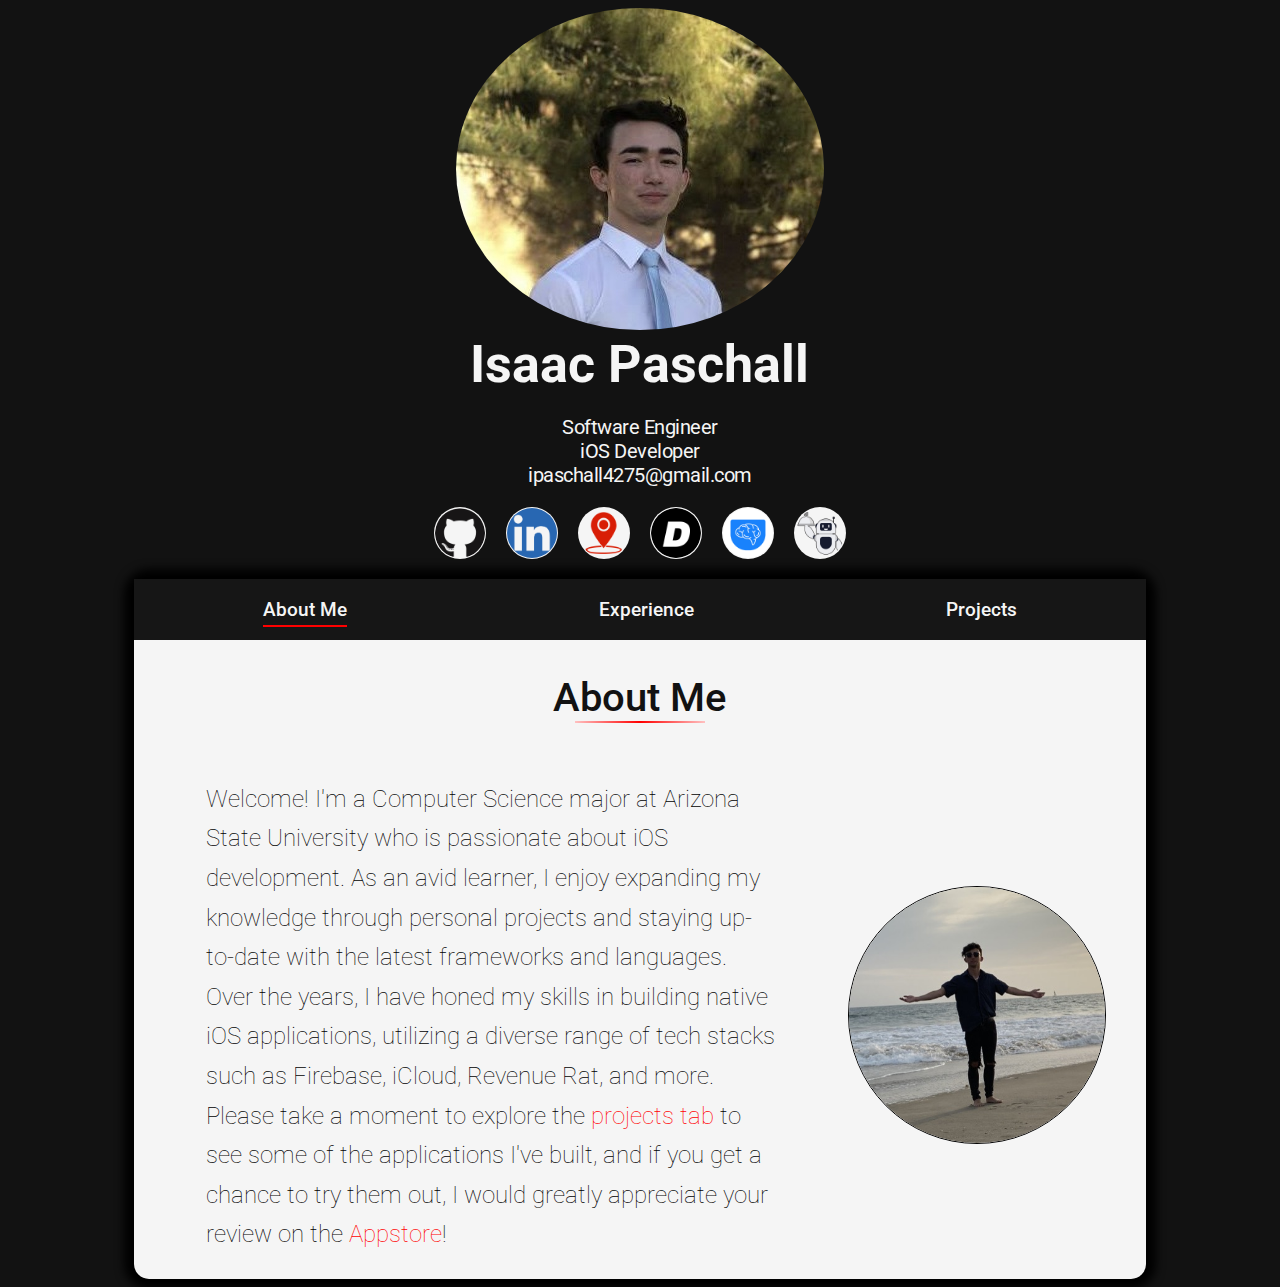
<file: index.html>
<!DOCTYPE HTML>
<html>
	<head>
		<title>Isaac Paschall</title>
		<meta charset="utf-8" />
		<meta name="description" content="Portfolio website to showcase skills, projects, and work experience of Isaac Paschall, a Computer Science major software engineer ios developer">
  		<meta name="keywords" content="Portfolio, Isaac, Paschall, Software Engineer, ios developer, swift, swiftui, uikit, my spot, my spot exploration">
  		<meta name="author" content="Isaac Paschall">
		<meta property="og:title" content="Isaac Paschall" />
		<meta property="og:image" content="https://isaacpasc.github.io/images/Isaac.jpg" />
		<meta name="viewport" content="width=device-width, initial-scale=1, user-scalable=no, viewport-fit=cover" />
		<link rel="shortcut icon" type="image/x-icon" href="images/scripticon.ico" />
		<link rel="stylesheet" href="css/style.css" />
		<link href="https://fonts.googleapis.com/css2?family=Roboto:wght@100;300;400;500;700;900&display=swap" rel="stylesheet">
	</head>
	<body class="container" id="background">

		<!-- HEADER -->
		<header id="header">
			<span class="logo"><img src="images/Isaac.jpg" class="isaac_filter" alt="Isaac Paschall" /></span>
			<h1>Isaac Paschall</h1>
			<p>Software Engineer<br />
				iOS Developer<br />
				<a style="text-decoration: none; color: whitesmoke;" href="mailto: ipaschall4275@gmail.com">ipaschall4275@gmail.com</a></p>
				<div class="socialcontainer">
					<a class="socialbtn" href="https://github.com/isaacpasc" target="_blank"><img src="images/GithubIcon.png"/></a>
					<a class="socialbtn" href="https://www.linkedin.com/in/isaac-paschall-51169a165/" target="_blank"><img src="images/LinkedInLogo.png"/></a>
					<a class="socialbtn" href="https://www.myspotexploration.com" target="_blank"><img src="images/icon.png"/></a>
					<a class="socialbtn" href="https://dashifyios.netlify.app" target="_blank"><img src="images/dashifyCircleD.png"/></a>
					<a class="socialbtn" href="https://ask-ai-chatbot.netlify.app/" target="_blank"><img src="images/logo_with_color.png"/></a>
					<a class="socialbtn" href="https://foodbot.netlify.app/" target="_blank"><img src="images/foodbotlogonogb.png"/></a>
				</div>
		</header>

		<!-- MAIN CONTENT -->
		<div class="content">
			<nav class="topnav">
				<ul>
					<li><a href="index" class="selected">About Me</a></li>
					<li><a href="experience">Experience</a></li>
					<li><a href="projects">Projects</a></li>
				</ul>
			</nav>
			
			<!-- About Me -->
			<div class="point">
				<h2>About Me</h2>
				<span><img src="images/beach.jpg" alt="Me On The Beach" /></span>
				<p>Welcome! I'm a Computer Science major at Arizona State University who is passionate about iOS development. As an avid learner, I enjoy expanding my knowledge through personal projects and staying up-to-date with the latest frameworks and languages. Over the years, I have honed my skills in building native iOS applications, utilizing a diverse range of tech stacks such as Firebase, iCloud, Revenue Rat, and more. Please take a moment to explore the <a href="projects">projects tab</a> to see some of the applications I've built, and if you get a chance to try them out, I would greatly appreciate your review on the <a href="https://apps.apple.com/us/developer/isaac-paschall/id1613618375" target="_blank">Appstore</a>!</p>
			</div>
		</div>
	</body>
</html>
</file>
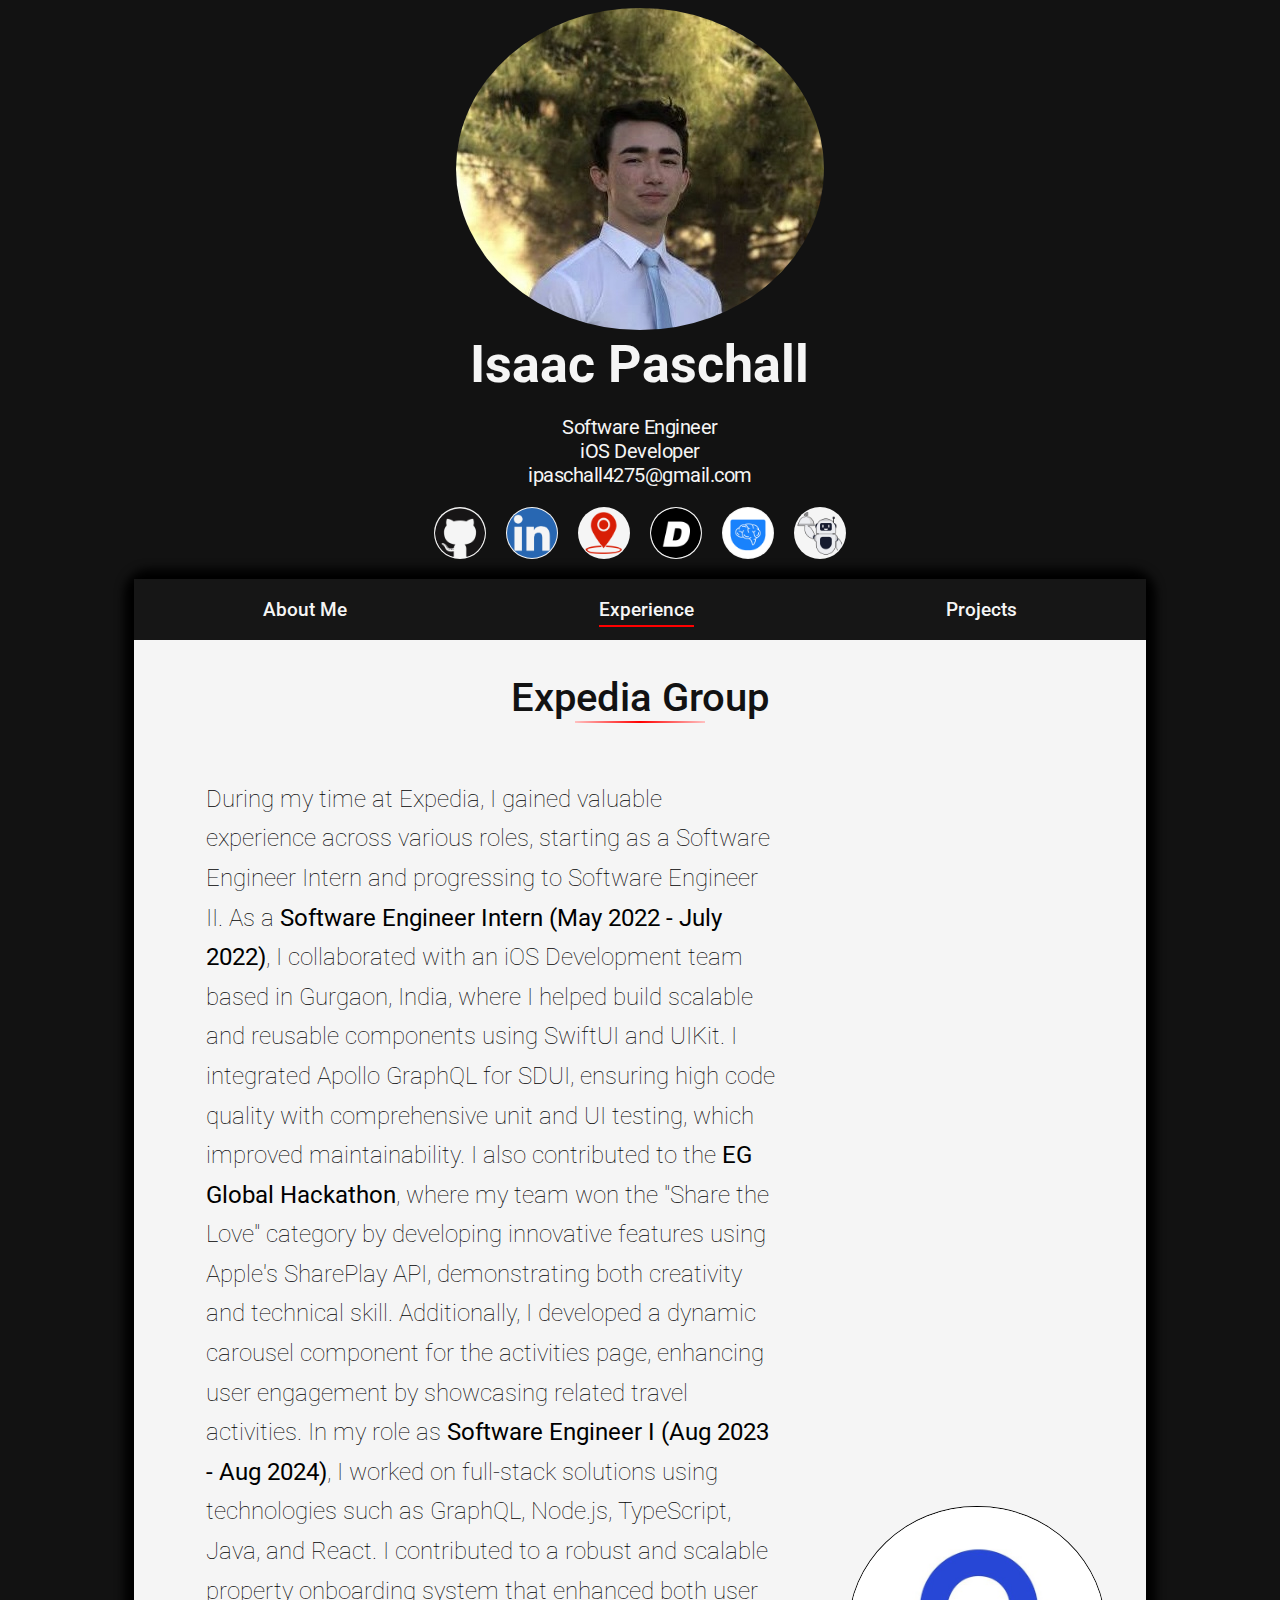
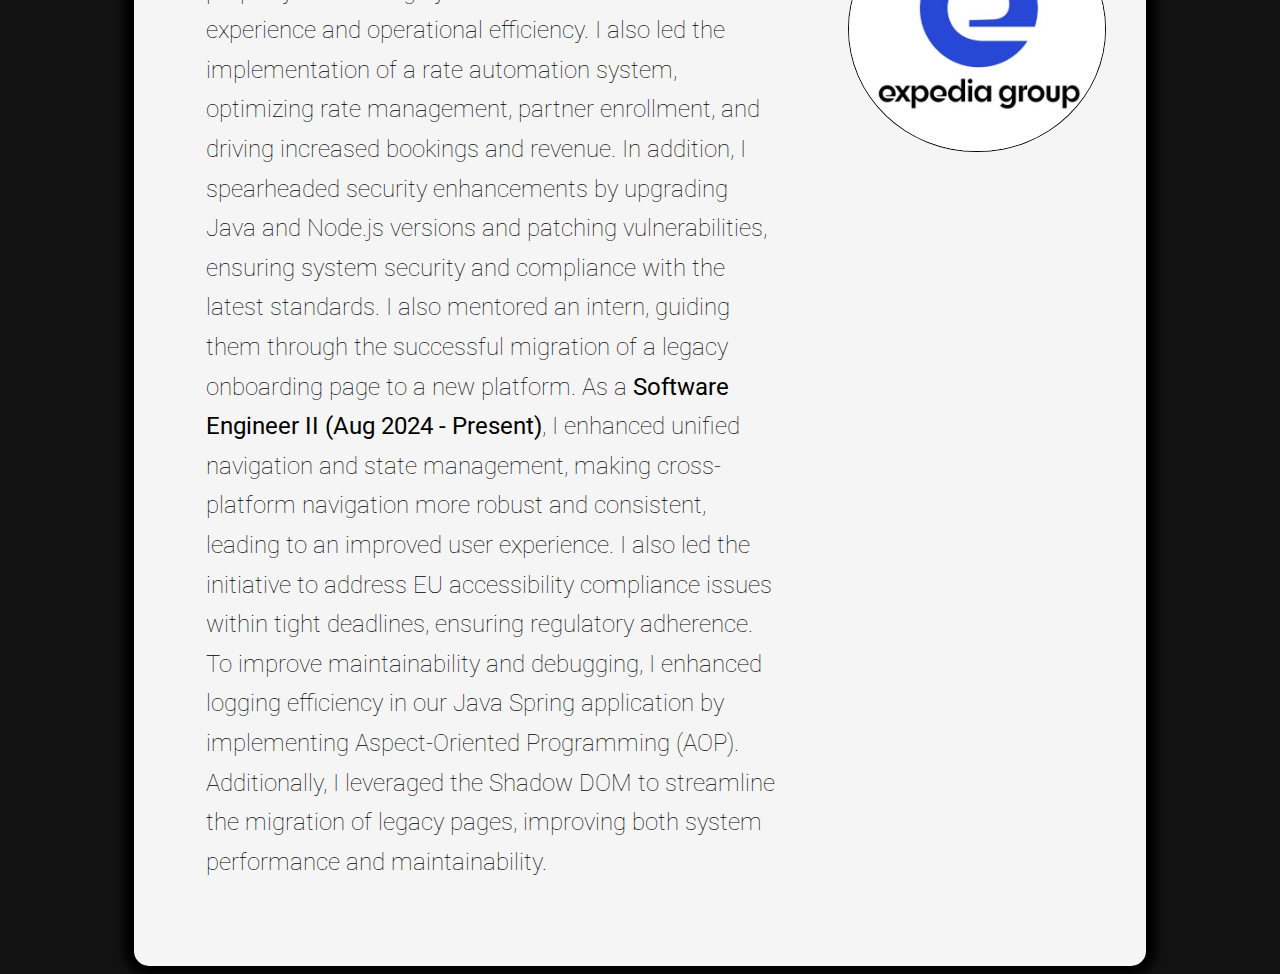
<file: experience.html>
<!DOCTYPE HTML>
<html>
	<head>
		<title>Isaac Paschall</title>
		<meta charset="utf-8" />
		<meta name="description" content="Portfolio website to showcase skills, projects, and work experience of Isaac Paschall, a Computer Science major software engineer ios developer">
  		<meta name="keywords" content="Portfolio, Isaac, Paschall, Software Engineer, ios developer, swift, swiftui, uikit, my spot, my spot exploration">
  		<meta name="author" content="Isaac Paschall">
		<meta property="og:title" content="Isaac Paschall" />
		<meta property="og:image" content="https://isaacpasc.github.io/images/Isaac.jpg" />
		<meta name="viewport" content="width=device-width, initial-scale=1, user-scalable=no, viewport-fit=cover" />
		<link rel="shortcut icon" type="image/x-icon" href="images/scripticon.ico" />
		<link rel="stylesheet" href="css/style.css" />
		<link href="https://fonts.googleapis.com/css2?family=Roboto:wght@100;300;400;500;700;900&display=swap" rel="stylesheet">
	</head>
	<body class="container" id="background">

		<!-- HEADER -->
		<header id="header">
			<span class="logo"><img src="images/Isaac.jpg" class="isaac_filter" alt="Isaac Paschall" /></span>
			<h1>Isaac Paschall</h1>
			<p>Software Engineer<br />
				iOS Developer<br />
				<a style="text-decoration: none; color: whitesmoke;" href="mailto: ipaschall4275@gmail.com">ipaschall4275@gmail.com</a></p>
				<div class="socialcontainer">
					<a class="socialbtn" href="https://github.com/isaacpasc" target="_blank"><img src="images/GithubIcon.png"/></a>
					<a class="socialbtn" href="https://www.linkedin.com/in/isaac-paschall-51169a165/" target="_blank"><img src="images/LinkedInLogo.png"/></a>
					<a class="socialbtn" href="https://www.myspotexploration.com" target="_blank"><img src="images/icon.png"/></a>
					<a class="socialbtn" href="https://dashifyios.netlify.app" target="_blank"><img src="images/dashifyCircleD.png"/></a>
					<a class="socialbtn" href="https://ask-ai-chatbot.netlify.app/" target="_blank"><img src="images/logo_with_color.png"/></a>
					<a class="socialbtn" href="https://foodbot.netlify.app/" target="_blank"><img src="images/foodbotlogonogb.png"/></a>
				</div>
		</header>

		<!-- MAIN CONTENT -->
		<div class="content">
			<nav class="topnav">
				<ul>
					<li><a href="index">About Me</a></li>
					<li><a href="experience" class="selected">Experience</a></li>
					<li><a href="projects">Projects</a></li>
				</ul>
			</nav>
			
			<!-- Expedia Group -->
			<div class="point">
			    <h2>Expedia Group</h2>
			    <span><img src="images/eg.jpg" alt="Expedia Group Logo" /></span>
			    <p>During my time at Expedia, I gained valuable experience across various roles, starting as a Software Engineer Intern and progressing to Software Engineer II. 
			
			        As a <strong>Software Engineer Intern (May 2022 - July 2022)</strong>, I collaborated with an iOS Development team based in Gurgaon, India, where I helped build scalable and reusable components using SwiftUI and UIKit. I integrated Apollo GraphQL for SDUI, ensuring high code quality with comprehensive unit and UI testing, which improved maintainability. I also contributed to the <strong>EG Global Hackathon</strong>, where my team won the "Share the Love" category by developing innovative features using Apple's SharePlay API, demonstrating both creativity and technical skill. Additionally, I developed a dynamic carousel component for the activities page, enhancing user engagement by showcasing related travel activities.
			
			        In my role as <strong>Software Engineer I (Aug 2023 - Aug 2024)</strong>, I worked on full-stack solutions using technologies such as GraphQL, Node.js, TypeScript, Java, and React. I contributed to a robust and scalable property onboarding system that enhanced both user experience and operational efficiency. I also led the implementation of a rate automation system, optimizing rate management, partner enrollment, and driving increased bookings and revenue. In addition, I spearheaded security enhancements by upgrading Java and Node.js versions and patching vulnerabilities, ensuring system security and compliance with the latest standards. I also mentored an intern, guiding them through the successful migration of a legacy onboarding page to a new platform.
			
			        As a <strong>Software Engineer II (Aug 2024 - Present)</strong>, I enhanced unified navigation and state management, making cross-platform navigation more robust and consistent, leading to an improved user experience. I also led the initiative to address EU accessibility compliance issues within tight deadlines, ensuring regulatory adherence. To improve maintainability and debugging, I enhanced logging efficiency in our Java Spring application by implementing Aspect-Oriented Programming (AOP). Additionally, I leveraged the Shadow DOM to streamline the migration of legacy pages, improving both system performance and maintainability.</p>
			</div>
		</div>
	</body>
</html>
</file>
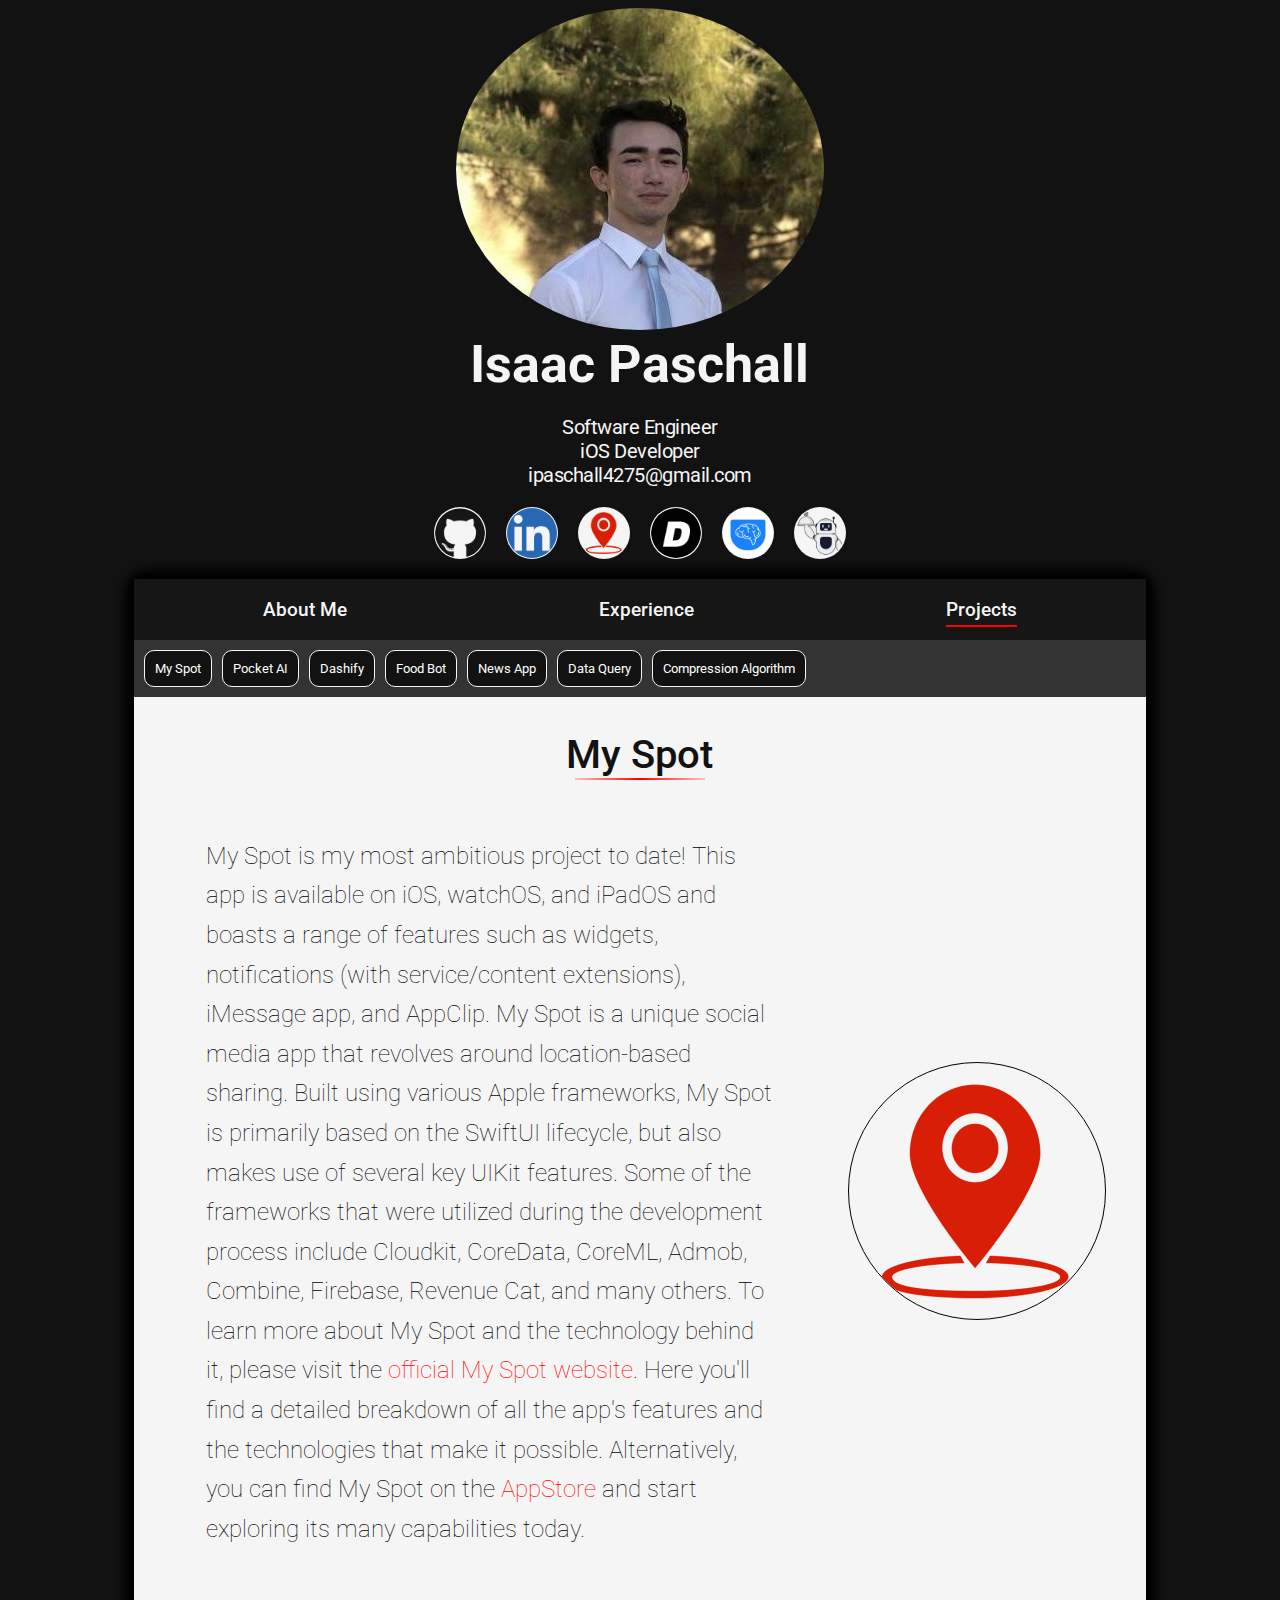
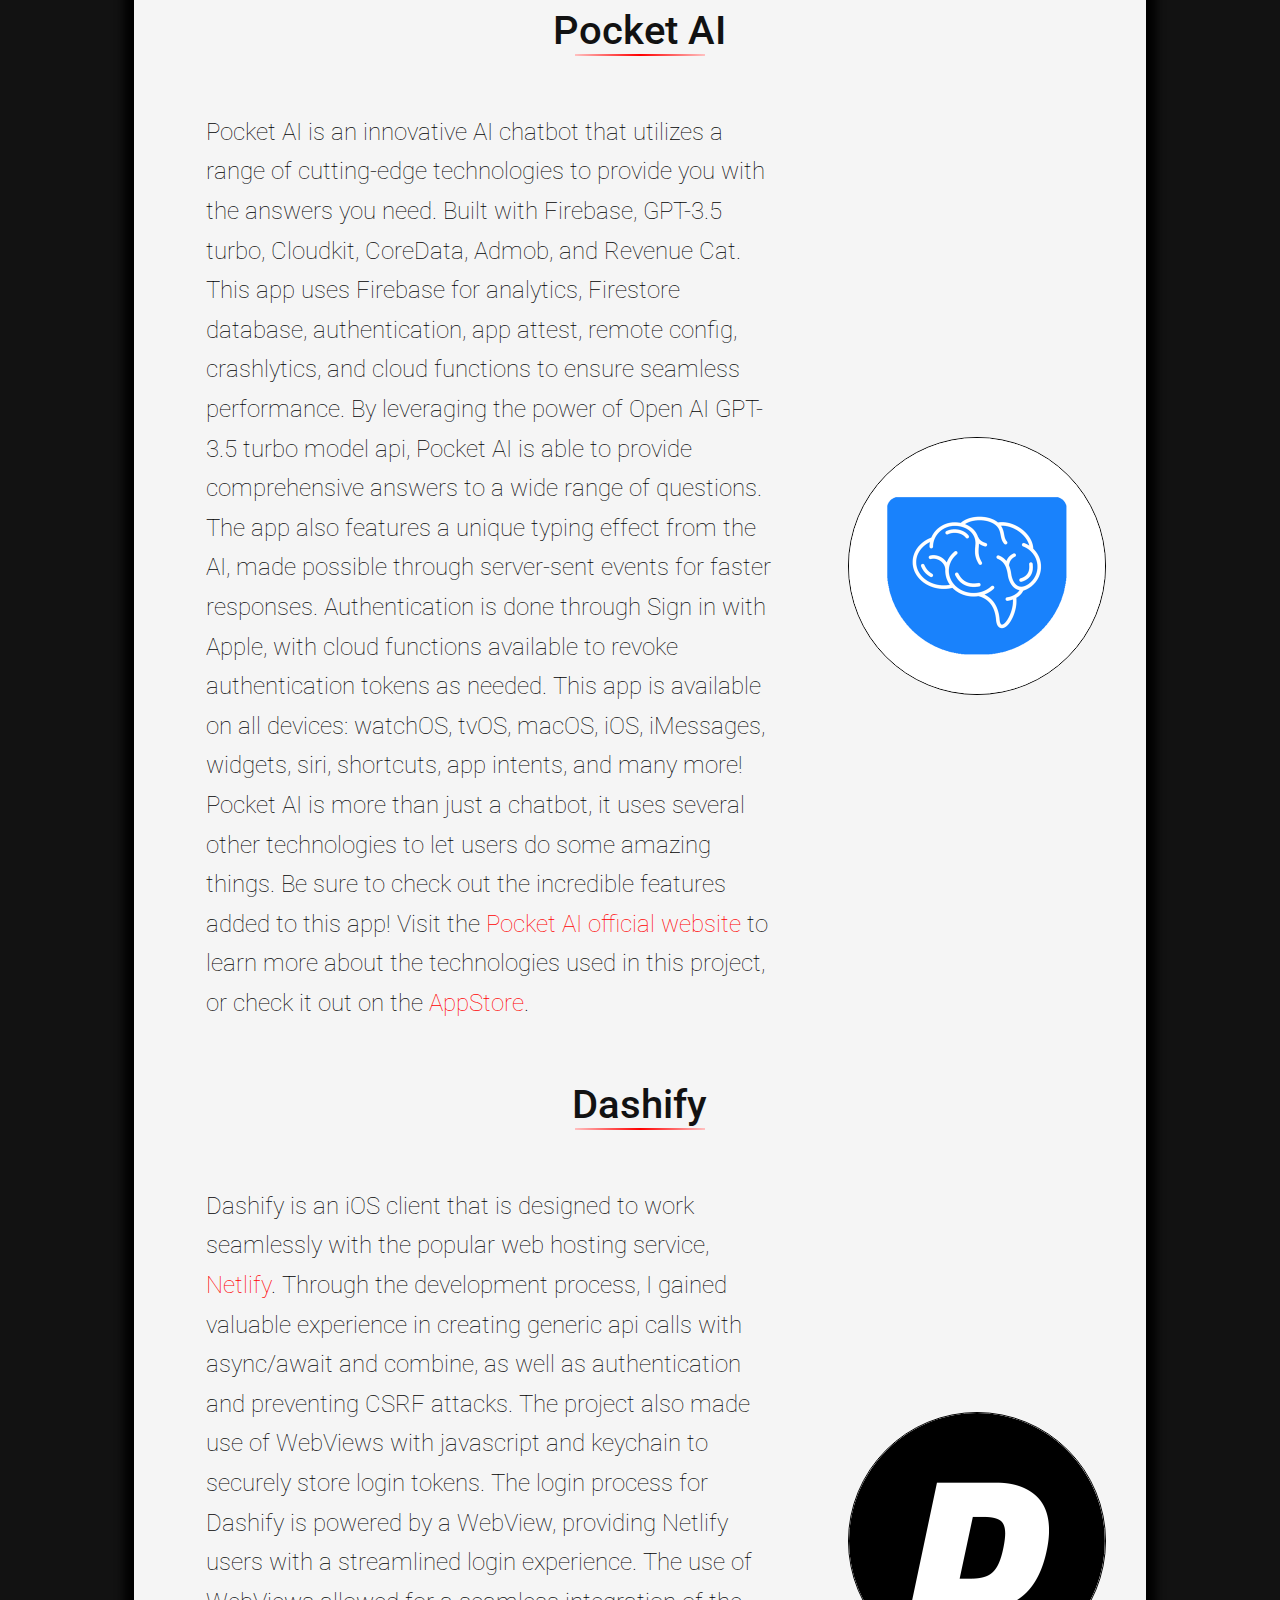
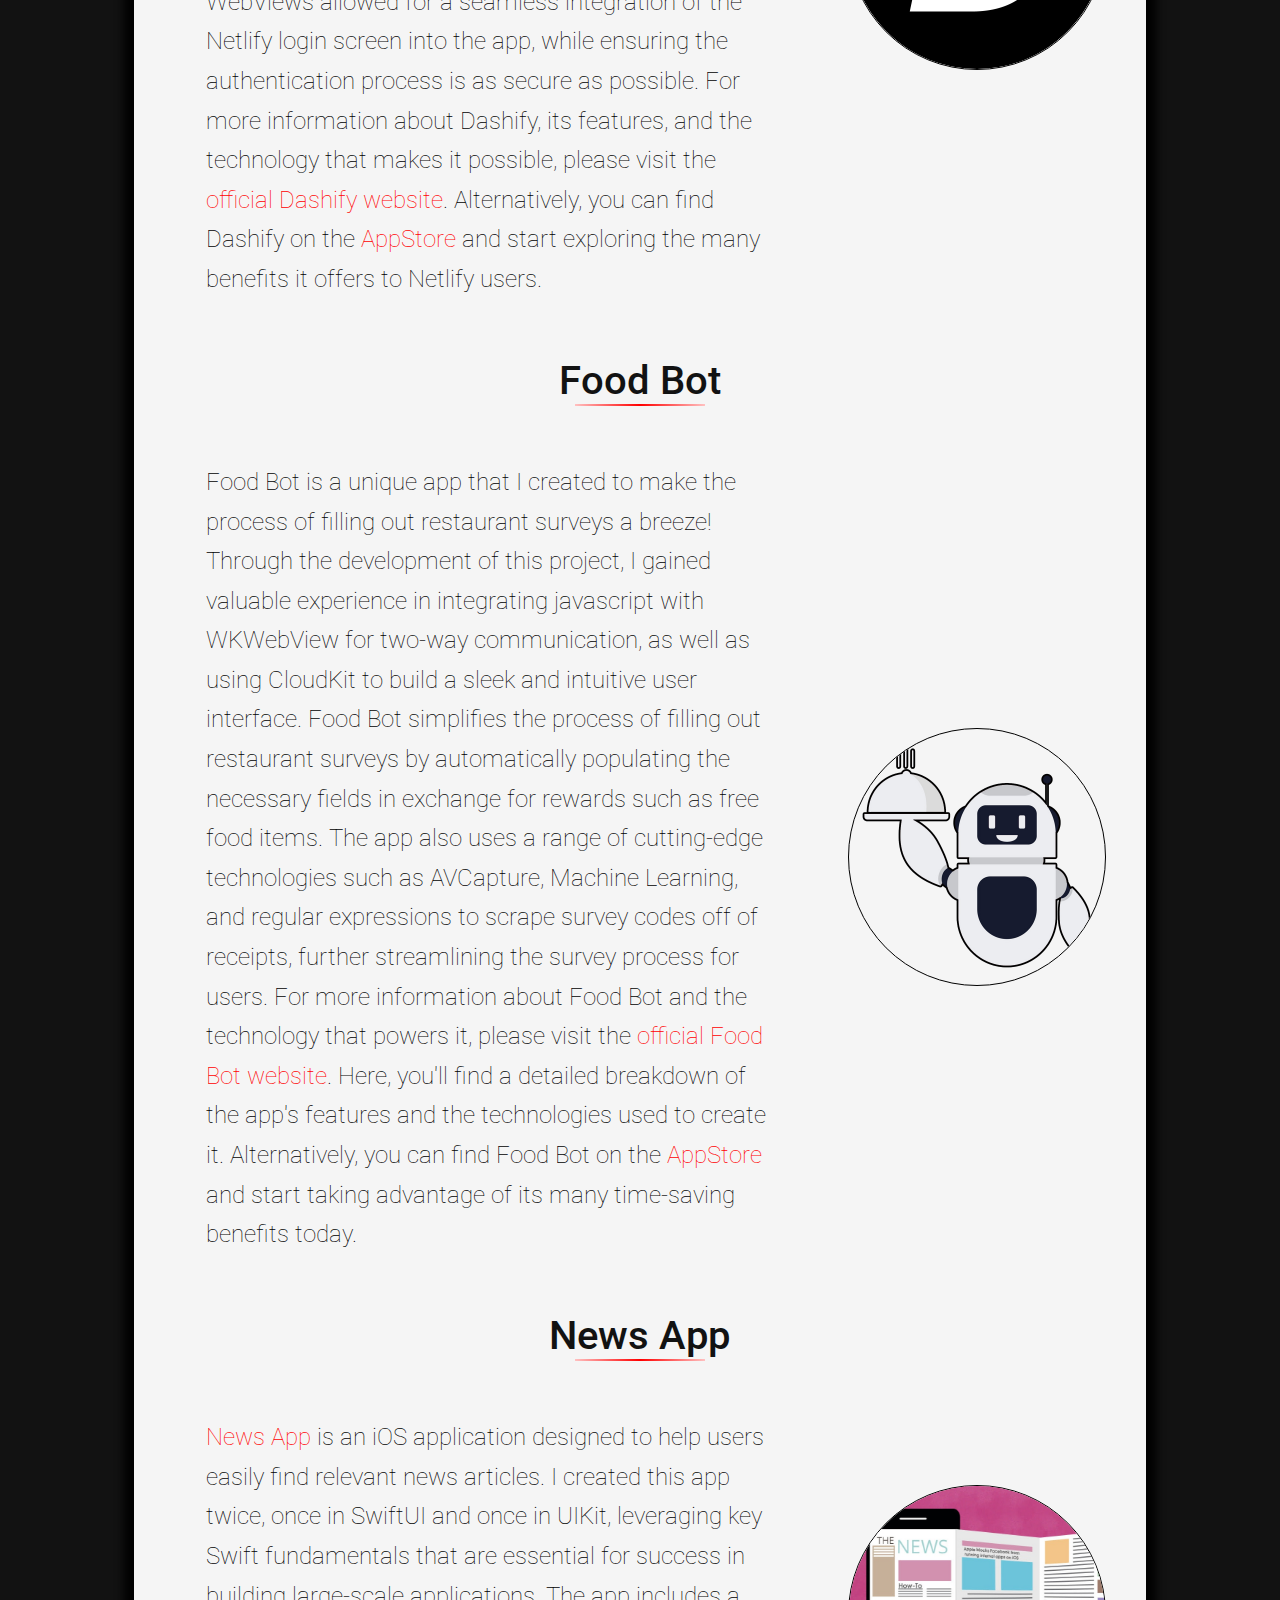
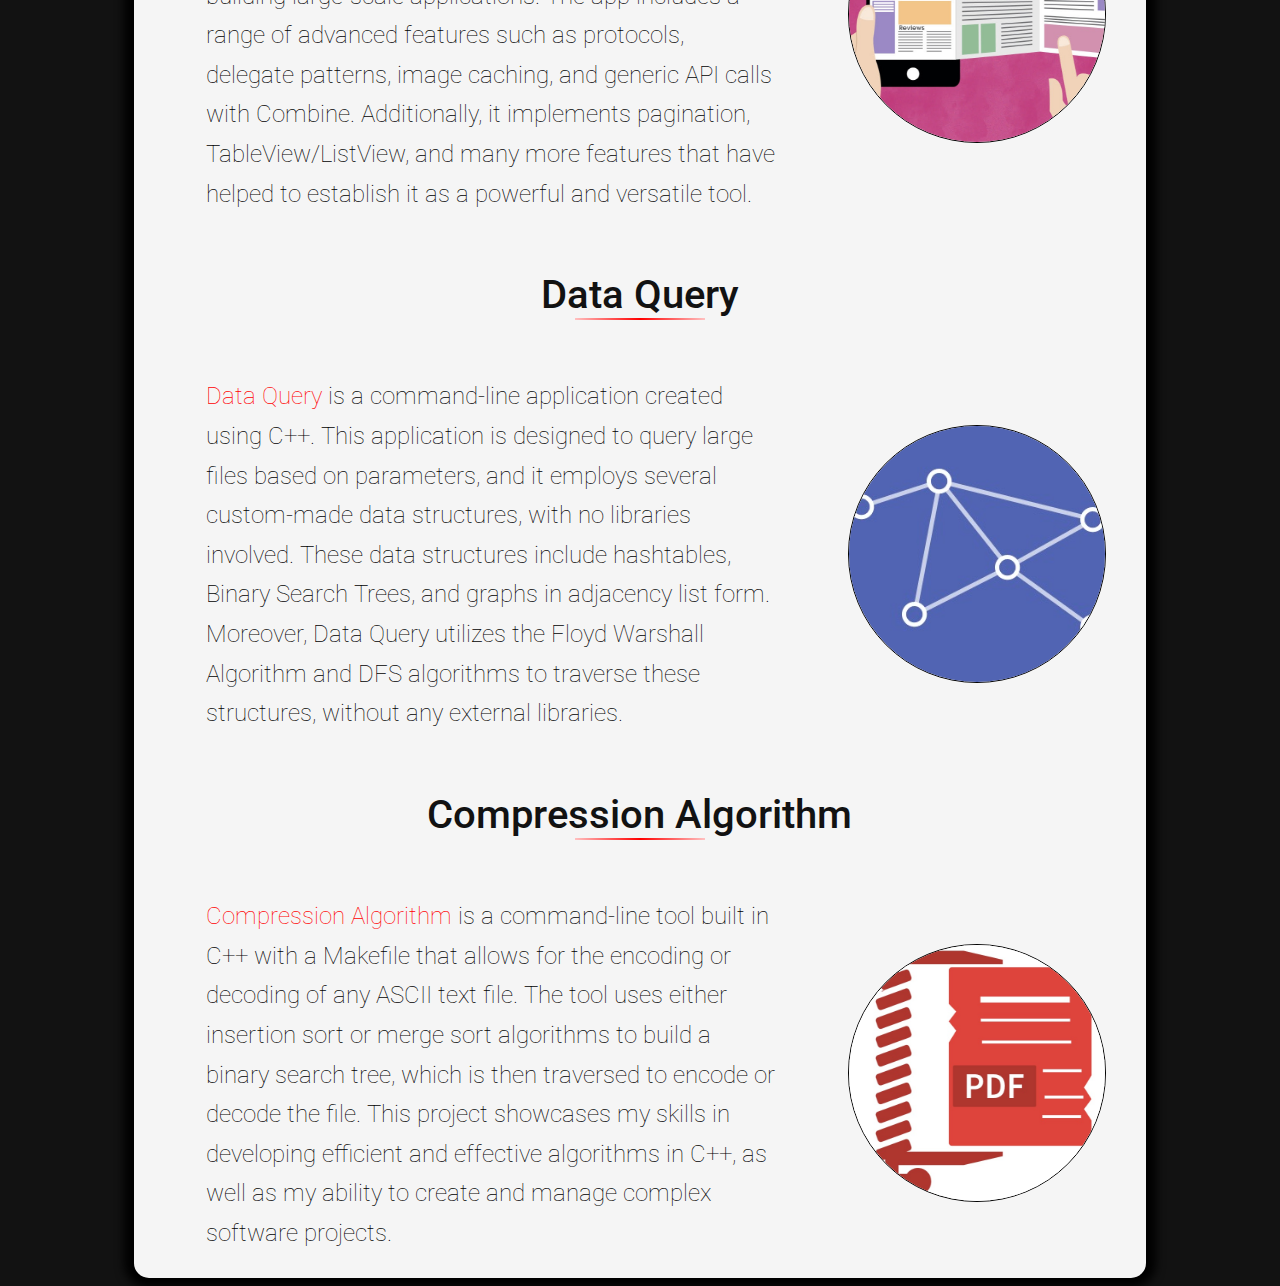
<file: projects.html>
<!DOCTYPE HTML>
<html>
	<head>
		<title>Isaac Paschall</title>
		<meta charset="utf-8" />
		<meta name="description" content="Portfolio website to showcase skills, projects, and work experience of Isaac Paschall, a Computer Science major software engineer ios developer">
  		<meta name="keywords" content="Portfolio, Isaac, Paschall, Software Engineer, ios developer, swift, swiftui, uikit, my spot, my spot exploration">
  		<meta name="author" content="Isaac Paschall">
		<meta property="og:title" content="Isaac Paschall" />
		<meta property="og:image" content="https://isaacpasc.github.io/images/Isaac.jpg" />
		<meta name="viewport" content="width=device-width, initial-scale=1, user-scalable=no, viewport-fit=cover" />
		<link rel="shortcut icon" type="image/x-icon" href="images/scripticon.ico" />
		<link rel="stylesheet" href="css/style.css" />
		<link href="https://fonts.googleapis.com/css2?family=Roboto:wght@100;300;400;500;700;900&display=swap" rel="stylesheet">
	</head>
	<body class="container" id="background">

		<!-- HEADER -->
		<header id="header">
			<span class="logo"><img src="images/Isaac.jpg" class="isaac_filter" alt="Isaac Paschall" /></span>
			<h1>Isaac Paschall</h1>
			<p>Software Engineer<br />
				iOS Developer<br />
				<a style="text-decoration: none; color: whitesmoke;" href="mailto: ipaschall4275@gmail.com">ipaschall4275@gmail.com</a></p>
				<div class="socialcontainer">
					<a class="socialbtn" href="https://github.com/isaacpasc" target="_blank"><img src="images/GithubIcon.png"/></a>
					<a class="socialbtn" href="https://www.linkedin.com/in/isaac-paschall-51169a165/" target="_blank"><img src="images/LinkedInLogo.png"/></a>
					<a class="socialbtn" href="https://www.myspotexploration.com" target="_blank"><img src="images/icon.png"/></a>
					<a class="socialbtn" href="https://dashifyios.netlify.app" target="_blank"><img src="images/dashifyCircleD.png"/></a>
					<a class="socialbtn" href="https://ask-ai-chatbot.netlify.app/" target="_blank"><img src="images/logo_with_color.png"/></a>
					<a class="socialbtn" href="https://foodbot.netlify.app/" target="_blank"><img src="images/foodbotlogonogb.png"/></a>
				</div>
		</header>

		<!-- MAIN CONTENT -->
		<div class="content">
			<nav class="topnav">
				<ul>
					<li><a href="index">About Me</a></li>
					<li><a href="experience">Experience</a></li>
					<li><a href="projects" class="selected">Projects</a></li>
				</ul>
			</nav>
			<div class="horizontalscrollnav">
				<a href="#myspot">My Spot</a>
				<a href="#pocketai">Pocket AI</a>
				<a href="#dashify">Dashify</a>
				<a href="#foodbot">Food Bot</a>
				<a href="#news">News App</a>
				<a href="#querydata">Data Query</a>
				<a href="#compression">Compression Algorithm</a>
			</div>

			<!-- My Spot -->
			<div class="point" id="myspot">
				<h2>My Spot</h2>
				<span><img src="images/icon.png" alt="My Spot Logo" /></span>
				<p>My Spot is my most ambitious project to date! This app is available on iOS, watchOS, and iPadOS and boasts a range of features such as widgets, notifications (with service/content extensions), iMessage app, and AppClip.

					My Spot is a unique social media app that revolves around location-based sharing. Built using various Apple frameworks, My Spot is primarily based on the SwiftUI lifecycle, but also makes use of several key UIKit features. Some of the frameworks that were utilized during the development process include Cloudkit, CoreData, CoreML, Admob, Combine, Firebase, Revenue Cat, and many others.
					
					To learn more about My Spot and the technology behind it, please visit the <a href="https://myspotexploration.com" target="_blank">official My Spot website</a>. Here you'll find a detailed breakdown of all the app's features and the technologies that make it possible. Alternatively, you can find My Spot on the <a href="https://apps.apple.com/us/app/my-spot-exploration/id1613618373" target="_blank">AppStore</a> and start exploring its many capabilities today.</p>
			</div>

			<!-- Pocket AI -->
			<div class="point" id="pocketai">
				<h2>Pocket AI</h2>
				<span><img src="images/logo_with_color.png" alt="Pocket AI" /></span>
				<p>Pocket AI is an innovative AI chatbot that utilizes a range of cutting-edge technologies to provide you with the answers you need. Built with Firebase, GPT-3.5 turbo, Cloudkit, CoreData, Admob, and Revenue Cat. This app uses Firebase for analytics, Firestore database, authentication, app attest, remote config, crashlytics, and cloud functions to ensure seamless performance. By leveraging the power of Open AI GPT-3.5 turbo model api, Pocket AI is able to provide comprehensive answers to a wide range of questions. The app also features a unique typing effect from the AI, made possible through server-sent events for faster responses. Authentication is done through Sign in with Apple, with cloud functions available to revoke authentication tokens as needed. This app is available on all devices: watchOS, tvOS, macOS, iOS, iMessages, widgets, siri, shortcuts, app intents, and many more! Pocket AI is more than just a chatbot, it uses several other technologies to let users do some amazing things. Be sure to check out the incredible features added to this app! Visit the <a href="https://ask-ai-chatbot.netlify.app/" target="_blank">Pocket AI official website</a> to learn more about the technologies used in this project, or check it out on the <a href="https://apps.apple.com/us/app/ask-ai-free-gpt-chat-bot/id1671670609" target="_blank">AppStore</a>.</p>
			</div>

			<!-- Dashify -->
			<div class="point" id="dashify">
				<h2>Dashify</h2>
				<span><img src="images/dashifyCircleD.png" alt="Dashify Logo" /></span>
				<p>Dashify is an iOS client that is designed to work seamlessly with the popular web hosting service, <a href="https://www.netlify.com/" target="_blank">Netlify</a>. Through the development process, I gained valuable experience in creating generic api calls with async/await and combine, as well as authentication and preventing CSRF attacks. The project also made use of WebViews with javascript and keychain to securely store login tokens.

					The login process for Dashify is powered by a WebView, providing Netlify users with a streamlined login experience. The use of WebViews allowed for a seamless integration of the Netlify login screen into the app, while ensuring the authentication process is as secure as possible.
					
					For more information about Dashify, its features, and the technology that makes it possible, please visit the <a href="https://dashifyios.netlify.app" target="_blank">official Dashify website</a>. Alternatively, you can find Dashify on the <a href="https://apps.apple.com/us/app/dashify-manage-your-website/id6443705790" target="_blank">AppStore</a> and start exploring the many benefits it offers to Netlify users.</p>
			</div>

			<!-- Food Bot -->
			<div class="point" id="foodbot">
				<h2>Food Bot</h2>
				<span><img src="images/foodbotlogonogb.png" alt="Food Bot Logo" /></span>
				<p>Food Bot is a unique app that I created to make the process of filling out restaurant surveys a breeze! Through the development of this project, I gained valuable experience in integrating javascript with WKWebView for two-way communication, as well as using CloudKit to build a sleek and intuitive user interface.

					Food Bot simplifies the process of filling out restaurant surveys by automatically populating the necessary fields in exchange for rewards such as free food items. The app also uses a range of cutting-edge technologies such as AVCapture, Machine Learning, and regular expressions to scrape survey codes off of receipts, further streamlining the survey process for users.
					
					For more information about Food Bot and the technology that powers it, please visit the <a href="https://foodbot.netlify.app/" target="_blank">official Food Bot website</a>. Here, you'll find a detailed breakdown of the app's features and the technologies used to create it. Alternatively, you can find Food Bot on the <a href="https://apps.apple.com/us/app/food-bot-survey-filler/id6444194042" target="_blank">AppStore</a> and start taking advantage of its many time-saving benefits today.
				</p>
			</div>

			<!-- News App -->
			<div class="point" id="news">
				<h2>News App</h2>
				<span><img src="images/news.jpg" alt="News Logo" /></span>
				<p><a href="https://github.com/isaacpasc/SwiftBasics-UIkit-And-SwiftUI" target="_blank">News App</a> is an iOS application designed to help users easily find relevant news articles. I created this app twice, once in SwiftUI and once in UIKit, leveraging key Swift fundamentals that are essential for success in building large-scale applications.

					The app includes a range of advanced features such as protocols, delegate patterns, image caching, and generic API calls with Combine. Additionally, it implements pagination, TableView/ListView, and many more features that have helped to establish it as a powerful and versatile tool.
					</p>
			</div>

			<!-- Data Query -->
			<div class="point" id="querydata">
				<h2>Data Query</h2>
				<span><img src="images/dfs.jpg" alt="Graph Logo" /></span>
				<p><a href="https://github.com/isaacpasc/compressionAlgorithm" target="_blank">Data Query</a> is a command-line application created using C++. This application is designed to query large files based on parameters, and it employs several custom-made data structures, with no libraries involved.

					These data structures include hashtables, Binary Search Trees, and graphs in adjacency list form. Moreover, Data Query utilizes the Floyd Warshall Algorithm and DFS algorithms to traverse these structures, without any external libraries.
			</div>

			<!-- Compression Algorithm -->
			<div class="point" id="compression">
				<h2>Compression Algorithm</h2>
				<span><img src="images/compress.jpg" alt="Compress Logo" /></span>
				<p><a href="https://github.com/isaacpasc/graphQueries" target="_blank">Compression Algorithm</a> is a command-line tool built in C++ with a Makefile that allows for the encoding or decoding of any ASCII text file. The tool uses either insertion sort or merge sort algorithms to build a binary search tree, which is then traversed to encode or decode the file. This project showcases my skills in developing efficient and effective algorithms in C++, as well as my ability to create and manage complex software projects.</p>
			</div>
		</div>
	</body>
</html>
</file>
<file: css/style.css>
/* Prevent overscroll */
html {
	scroll-behavior: smooth;
}

body {
    overscroll-behavior: none;
}

/* Background Color */
#background {
	background: #121212;
}

/* Header */
#header {
	grid-column-start: 1;
	grid-column-end: 4;
	text-align: center;
	color: whitesmoke;
}

#header h1 {
	margin: 0 0 0.25em 0;
	font-size: 3.25em;
}

#header p {		
	font-size: 1.25em;
	letter-spacing: -0.025em;
}

/* Footer */
#footer {
	grid-column-start: 2;
	grid-column-end: 3;
	padding-left: 50px;
	color: whitesmoke;
}
#footer a {
	text-decoration: none;
	color: red;
}

/* Color Filter */
.filter-red{
	filter: invert(35%) sepia(98%) saturate(3668%) hue-rotate(338deg) brightness(101%) contrast(113%);
}

.isaac_filter {
	border-radius: 50%;
	object-fit: cover;
	object-position: center;
}

/* Fonts */

 * {
	font-family: 'Roboto', sans-serif;
}

 /* Main */
.container {
	display: grid;
	grid-template-columns: 10% 80% 10%;
}

.content {
	grid-column-start: 2;
	grid-column-end: 3;
	background-color: whitesmoke;
	border-radius: 15px;
	box-shadow: 0px 0px 10px 10px;
}

/* NAV */
.topnav {
	grid-column-start: 2;
	grid-column-end: 3;
	position: -webkit-sticky;
	position: sticky;
	text-align: center;
	top: 0;
	padding: 0.2em;
	background-color: #161616;
}

.topnav a.selected {
	border-bottom: 2px solid red;
	padding-bottom: 4px;
}

.topnav a {
	text-decoration: none;
	font-size: 1.2em;
	font-weight: 500;
}

.topnav li {
	list-style: none;
}

.topnav ul {
	display: flex;
  	justify-content: space-around;
	align-items: center;
	padding: 0;
}

.topnav a {
	color: whitesmoke;
	position: relative;
	text-decoration: none;
}

.topnav a:not(.selected):before {
	content: "";
	position: absolute;
	width: 100%;
	height: 2px;
	bottom: -5px;
	left: 0;
	background-color: red;
	visibility: hidden;
	-webkit-transform: scaleX(0);
	transform: scaleX(0);
	-webkit-transition: all 0.3s ease-in-out 0s;
	transition: all 0.3s ease-in-out 0s;
}
  
.topnav a:not(.selected):hover:before {
	visibility: visible;
	-webkit-transform: scaleX(1);
	transform: scaleX(1);
}

/* Social Buttons */
.socialcontainer {
	display: flex;
	align-items: center;
  	justify-content: center;
	gap: 20px;
	padding-bottom: 20px;
}
.socialbtn img {
	display:block;
	height: 50px;
	width: 50px;
	padding: 1px;
	background-color: whitesmoke;
	border-radius: 50%;
}

/* content points */
.point {
	scroll-margin-top: 3em;
	display: grid;
	grid-template-columns: 1fr auto;
	grid-template-rows: 0.1fr 1fr;
	margin: auto;
}

.point p {
	font-weight: 300;
	font-size: 1.5em;
	padding-left: 3em;
	padding-right: 3em;
	font-weight: lighter;
	line-height: 1.65;
	grid-column-start: 1;
	grid-column-end: 2;
	grid-row-start: 2;
	grid-row-end: 3;
	text-align: left;
}
.point p a {
	color: red;
	text-decoration: none;
}
.point h2::after {
	display: block;
	content: '';
	width: 3.25em;
	height: 2px;
	margin-left: auto;
	margin-right: auto;
	background-image: -moz-linear-gradient(90deg, rgb(255, 193, 193), red, rgb(255, 193, 193));
	background-image: -webkit-linear-gradient(90deg, rgb(255, 193, 193), red, rgb(255, 193, 193));
	background-image: -ms-linear-gradient(90deg, rgb(255, 193, 193), red, rgb(255, 193, 193));
	background-image: linear-gradient(90deg, rgb(255, 193, 193), red, rgb(255, 193, 193));
}
.point h2 {
	font-weight: 500;
	color: #121212;
	font-size: 2.5em;
	text-align: center;
	grid-column-start: 1;
	grid-column-end: 3;
	grid-row-start: 1;
	grid-row-end: 2;
}
.point span {
	grid-column-start: 2;
	grid-column-end: 3;
	grid-row-start: 2;
	grid-row-end: 3;
	text-align: center;
	margin: auto;
	padding-right: 40px;
}
.point img {
	width: 256px;
	height: auto;
	border: solid 1px;
	border-radius: 100%;
}
.portrait, .landscape {
	display: flex;
  	align-items: center;
  	justify-content: center;
	grid-column-start: 2;
	grid-column-end: 3;
	grid-row-start: 2;
	grid-row-end: 3;
}
.portrait iframe {
	border: 0;
	width: 336px; 
	height: 576px; 
	padding-right: 40px;
}

.landscape iframe {
	border: 0;
	width: 518px;
	height: 302px;
	padding-right: 40px;
}

/* Horizontal Scroll */
.horizontalscrollnav {
	display: flex;
	justify-content: flex-start;
	gap: 10px;
	padding: 10px;
	background-color: #333;
	overflow-x: auto;
  	white-space: nowrap;
	position: -webkit-sticky;
	position: sticky;
	font-size: 0.8em;
	top: 51px;
}
.horizontalscrollnav a {
	color: white;
	text-align: center;
	padding: 10px;
	border-radius: 10px;
	text-decoration: none;
	border: 1px solid whitesmoke;
	background-color: #121212;
}

@media only screen and (max-width: 1000px) {
	.container {
		grid-template-columns: 2% 96% 2%;
	}	
	.topnav a {
		font-size: 0.8em;
	}
	.topnav {
		padding: 0.01em;
	}
	.point {
		scroll-margin-top: 6.2em;
		padding-left: 1em;
		padding-right: 1em;
		grid-template-columns: 1fr 1fr;
		grid-template-rows: 0.1fr auto auto;
	}
	.point p {
		font-size: 1em;
		padding-left: 0;
		padding-right: 0;
		text-align: center;
		grid-column-end: 3;
		grid-row-start: 3;
		grid-row-end: 4;
	}
	.point span {
		padding-right: 0;
		grid-column-start: 1;
		grid-column-end: 3;
	}
	.point h2 {
		font-size: 1.5em;
	}
	.point img {
		width: 150px;
		height: auto;
	}
	.portrait, .landscape {
		grid-column-start: 1;
		grid-column-end: 3;
	}
	.portrait iframe {
		padding: 0;
		width: 280px;
		height: 480px;
	}
	.landscape iframe {
		padding: 0;
		width: 432px;
		height: 252px;
	}
	#footer {
		padding-left: 0;
	}
}
</file>
